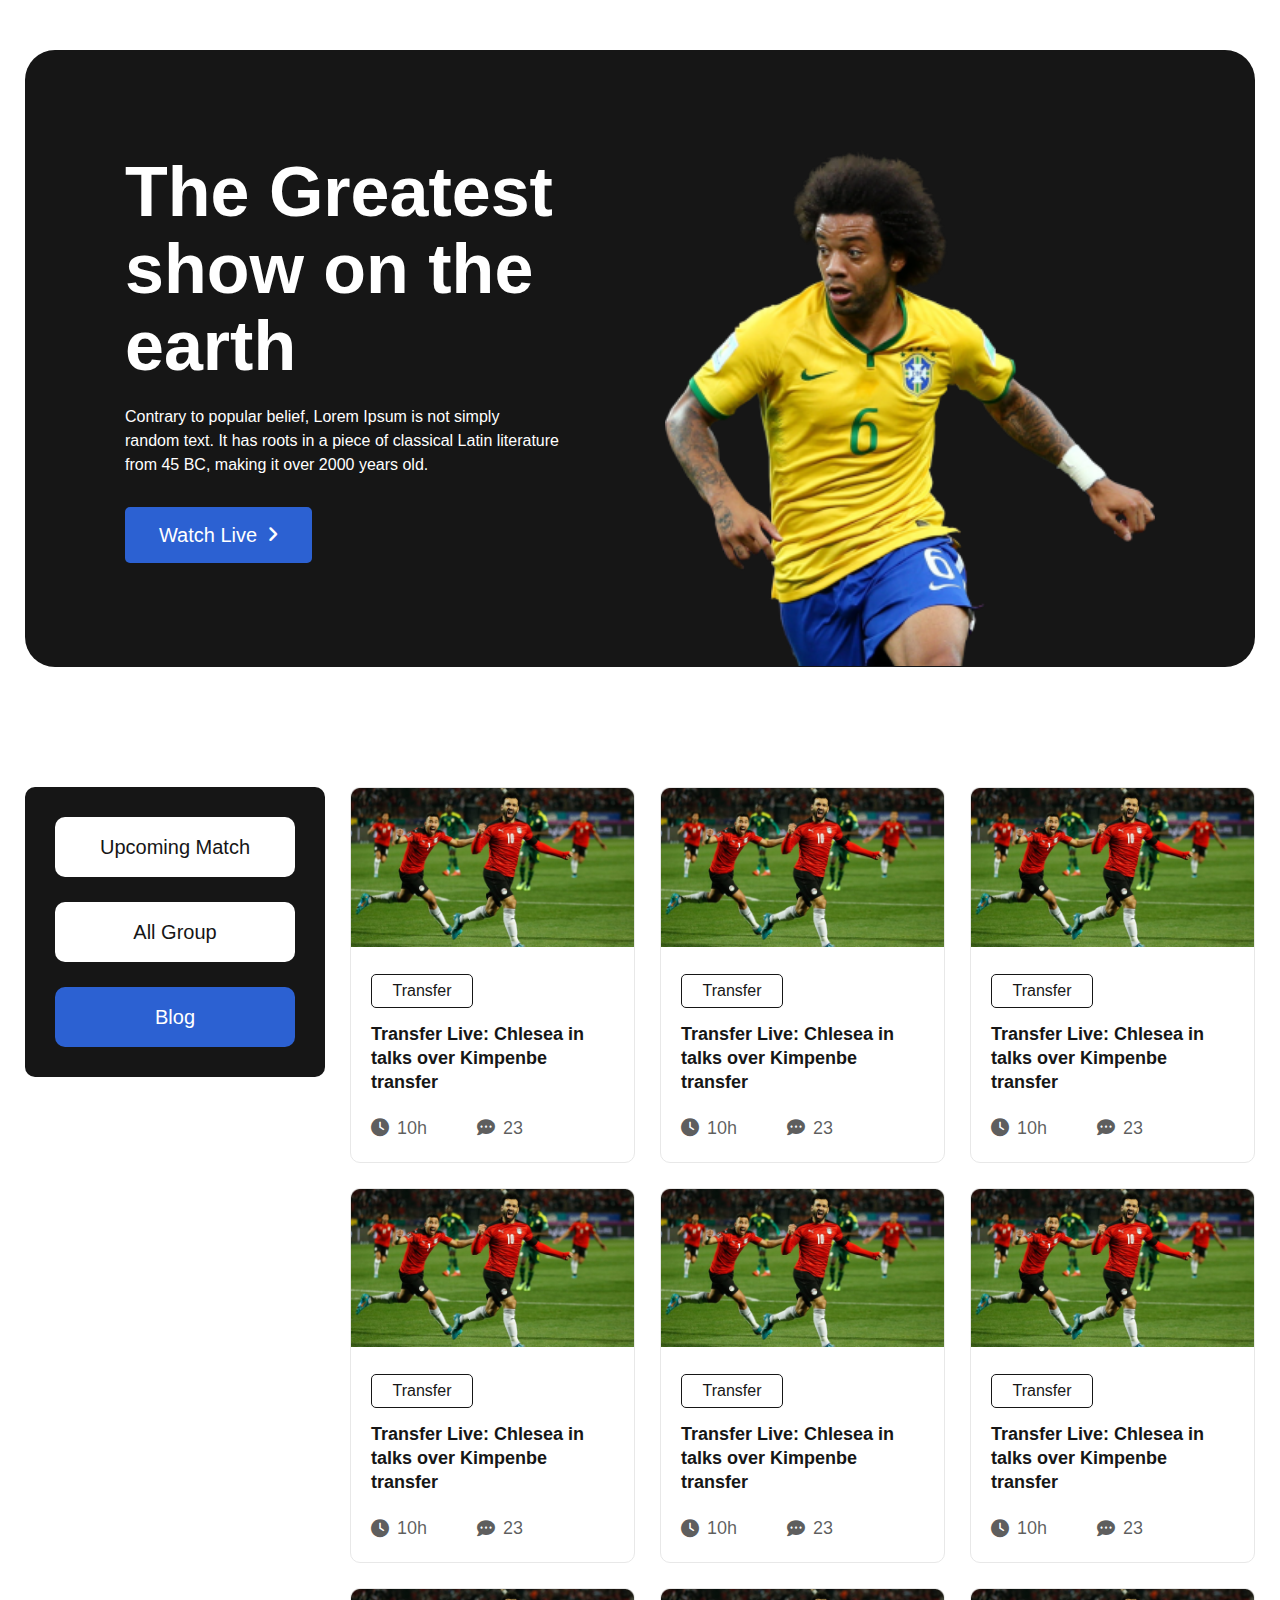
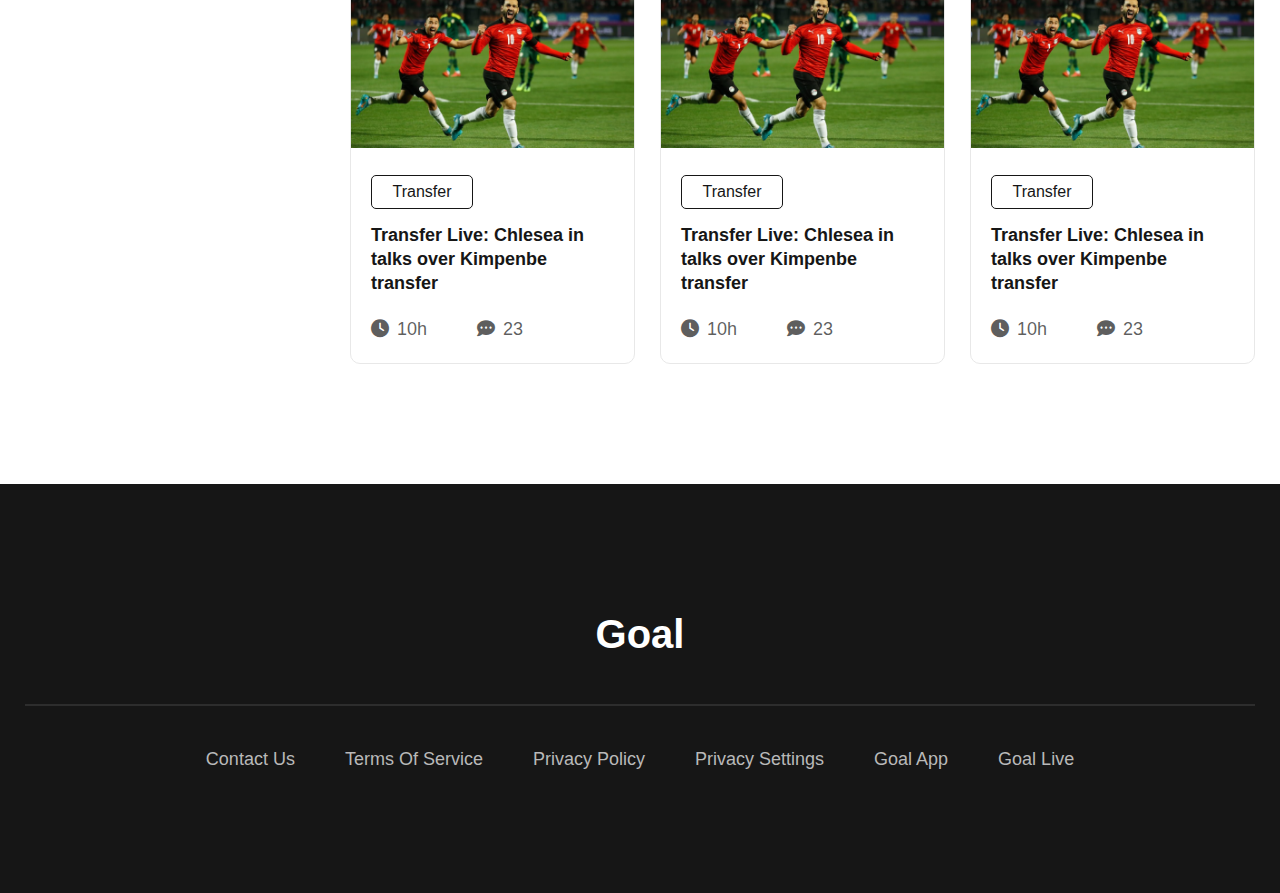
<file: index.html>
<!DOCTYPE html>
<html lang="en">

<head>
    <meta charset="UTF-8">
    <meta http-equiv="X-UA-Compatible" content="IE=edge">
    <meta name="viewport" content="width=device-width, initial-scale=1.0">
    <title>World Cup Html</title>
    <link rel="stylesheet" href="https://cdnjs.cloudflare.com/ajax/libs/font-awesome/6.1.1/css/all.min.css">
    <link rel="stylesheet" href="css/style.css">
</head>

<body>

    <!--  -->
    <section class="banner-area">
        <div class="container">
            <div class="banner-container">
                <div class="banner-content">
                    <h1>The Greatest show on the earth</h1>
                    <p>
                        Contrary to popular belief, Lorem Ipsum is not simply
                        <br> random text. It has roots in a piece of classical Latin literature
                        <br> from 45 BC, making it over 2000 years old.
                    </p>
                    <a href="#" class="btn-lg right-icons">Watch Live</a>
                </div>
                <div class="banner-img">
                    <img src="images/Banner-Image.png" alt="banner images">
                </div>
            </div>
        </div>
    </section>

    <section class="blog-area">
        <div class="container">
            <div class="blog-container">
                <div class="blog-left">
                    <ul class="blog-sidebar">
                        <li><a href="upcoming-match.html">Upcoming Match</a></li>
                        <li><a href="all-group.html">All Group</a></li>
                        <li><a href="index.html" class="active">Blog</a></li>
                    </ul>
                </div>
                <div class="blog-content">
                    <div class="blog-item">
                        <div class="blog-img">
                            <a href="#"><img src="images/Blog-Image.png" alt="blog image"></a>
                        </div>
                        <div class="blog-text">
                            <a href="#" class="transfer-btn">Transfer</a>
                            <p><a href="#">Transfer Live: Chlesea in talks over Kimpenbe transfer</a></p>
                            <ul>
                                <li><i class="fa-solid fa-clock"></i> 10h</li>
                                <li><i class="fa-solid fa-comment-dots"></i> 23</li>
                            </ul>
                        </div>
                    </div>
                    <div class="blog-item">
                        <div class="blog-img">
                            <a href="#"><img src="images/Blog-Image.png" alt="blog image"></a>
                        </div>
                        <div class="blog-text">
                            <a href="#" class="transfer-btn">Transfer</a>
                            <p><a href="#">Transfer Live: Chlesea in talks over Kimpenbe transfer</a></p>
                            <ul>
                                <li><i class="fa-solid fa-clock"></i> 10h</li>
                                <li><i class="fa-solid fa-comment-dots"></i> 23</li>
                            </ul>
                        </div>
                    </div>
                    <div class="blog-item">
                        <div class="blog-img">
                            <a href="#"><img src="images/Blog-Image.png" alt="blog image"></a>
                        </div>
                        <div class="blog-text">
                            <a href="#" class="transfer-btn">Transfer</a>
                            <p><a href="#">Transfer Live: Chlesea in talks over Kimpenbe transfer</a></p>
                            <ul>
                                <li><i class="fa-solid fa-clock"></i> 10h</li>
                                <li><i class="fa-solid fa-comment-dots"></i> 23</li>
                            </ul>
                        </div>
                    </div>
                    <div class="blog-item">
                        <div class="blog-img">
                            <a href="#"><img src="images/Blog-Image.png" alt="blog image"></a>
                        </div>
                        <div class="blog-text">
                            <a href="#" class="transfer-btn">Transfer</a>
                            <p><a href="#">Transfer Live: Chlesea in talks over Kimpenbe transfer</a></p>
                            <ul>
                                <li><i class="fa-solid fa-clock"></i> 10h</li>
                                <li><i class="fa-solid fa-comment-dots"></i> 23</li>
                            </ul>
                        </div>
                    </div>
                    <div class="blog-item">
                        <div class="blog-img">
                            <a href="#"><img src="images/Blog-Image.png" alt="blog image"></a>
                        </div>
                        <div class="blog-text">
                            <a href="#" class="transfer-btn">Transfer</a>
                            <p><a href="#">Transfer Live: Chlesea in talks over Kimpenbe transfer</a></p>
                            <ul>
                                <li><i class="fa-solid fa-clock"></i> 10h</li>
                                <li><i class="fa-solid fa-comment-dots"></i> 23</li>
                            </ul>
                        </div>
                    </div>
                    <div class="blog-item">
                        <div class="blog-img">
                            <a href="#"><img src="images/Blog-Image.png" alt="blog image"></a>
                        </div>
                        <div class="blog-text">
                            <a href="#" class="transfer-btn">Transfer</a>
                            <p><a href="#">Transfer Live: Chlesea in talks over Kimpenbe transfer</a></p>
                            <ul>
                                <li><i class="fa-solid fa-clock"></i> 10h</li>
                                <li><i class="fa-solid fa-comment-dots"></i> 23</li>
                            </ul>
                        </div>
                    </div>
                    <div class="blog-item">
                        <div class="blog-img">
                            <a href="#"><img src="images/Blog-Image.png" alt="blog image"></a>
                        </div>
                        <div class="blog-text">
                            <a href="#" class="transfer-btn">Transfer</a>
                            <p><a href="#">Transfer Live: Chlesea in talks over Kimpenbe transfer</a></p>
                            <ul>
                                <li><i class="fa-solid fa-clock"></i> 10h</li>
                                <li><i class="fa-solid fa-comment-dots"></i> 23</li>
                            </ul>
                        </div>
                    </div>
                    <div class="blog-item">
                        <div class="blog-img">
                            <a href="#"><img src="images/Blog-Image.png" alt="blog image"></a>
                        </div>
                        <div class="blog-text">
                            <a href="#" class="transfer-btn">Transfer</a>
                            <p><a href="#">Transfer Live: Chlesea in talks over Kimpenbe transfer</a></p>
                            <ul>
                                <li><i class="fa-solid fa-clock"></i> 10h</li>
                                <li><i class="fa-solid fa-comment-dots"></i> 23</li>
                            </ul>
                        </div>
                    </div>
                    <div class="blog-item">
                        <div class="blog-img">
                            <a href="#"><img src="images/Blog-Image.png" alt="blog image"></a>
                        </div>
                        <div class="blog-text">
                            <a href="#" class="transfer-btn">Transfer</a>
                            <p><a href="#">Transfer Live: Chlesea in talks over Kimpenbe transfer</a></p>
                            <ul>
                                <li><i class="fa-solid fa-clock"></i> 10h</li>
                                <li><i class="fa-solid fa-comment-dots"></i> 23</li>
                            </ul>
                        </div>
                    </div>
                </div>
                <div class="item-view">
                    <a href="#" class="btn-lg">View All</a>
                </div>
            </div>
        </div>
    </section> 

    <footer class="footer-area">
        <div class="container">
            <div class="footer-logo">
                <a href="#">
                    Goal
                </a>
            </div>
            <hr>
            <ul class="footer-widget">
                <li><a href="#">Contact Us</a></li>
                <li><a href="#">Terms of Service</a></li>
                <li><a href="#">Privacy Policy</a></li>
                <li><a href="#">Privacy Settings</a></li>
                <li><a href="#">Goal App</a></li>
                <li><a href="#">Goal Live</a></li>
            </ul>
        </div>
    </footer>

</body>

</html>
</file>
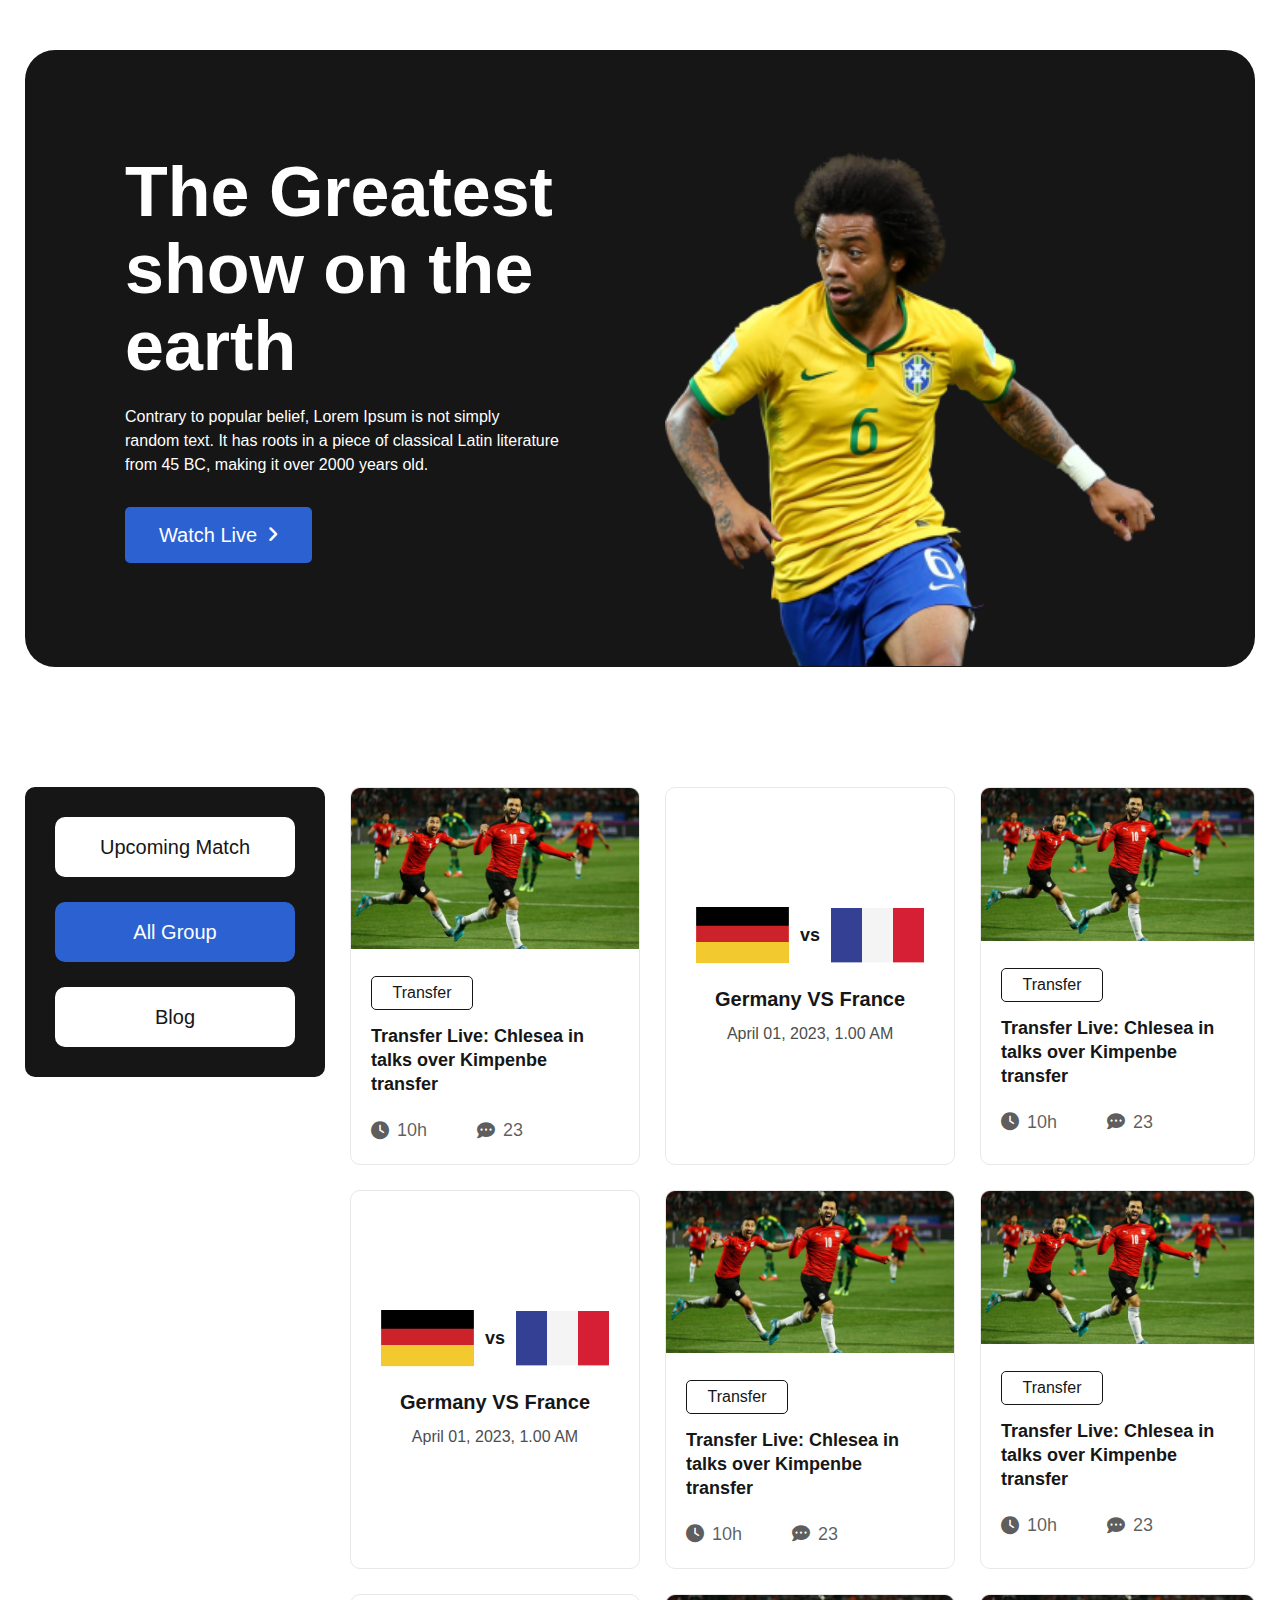
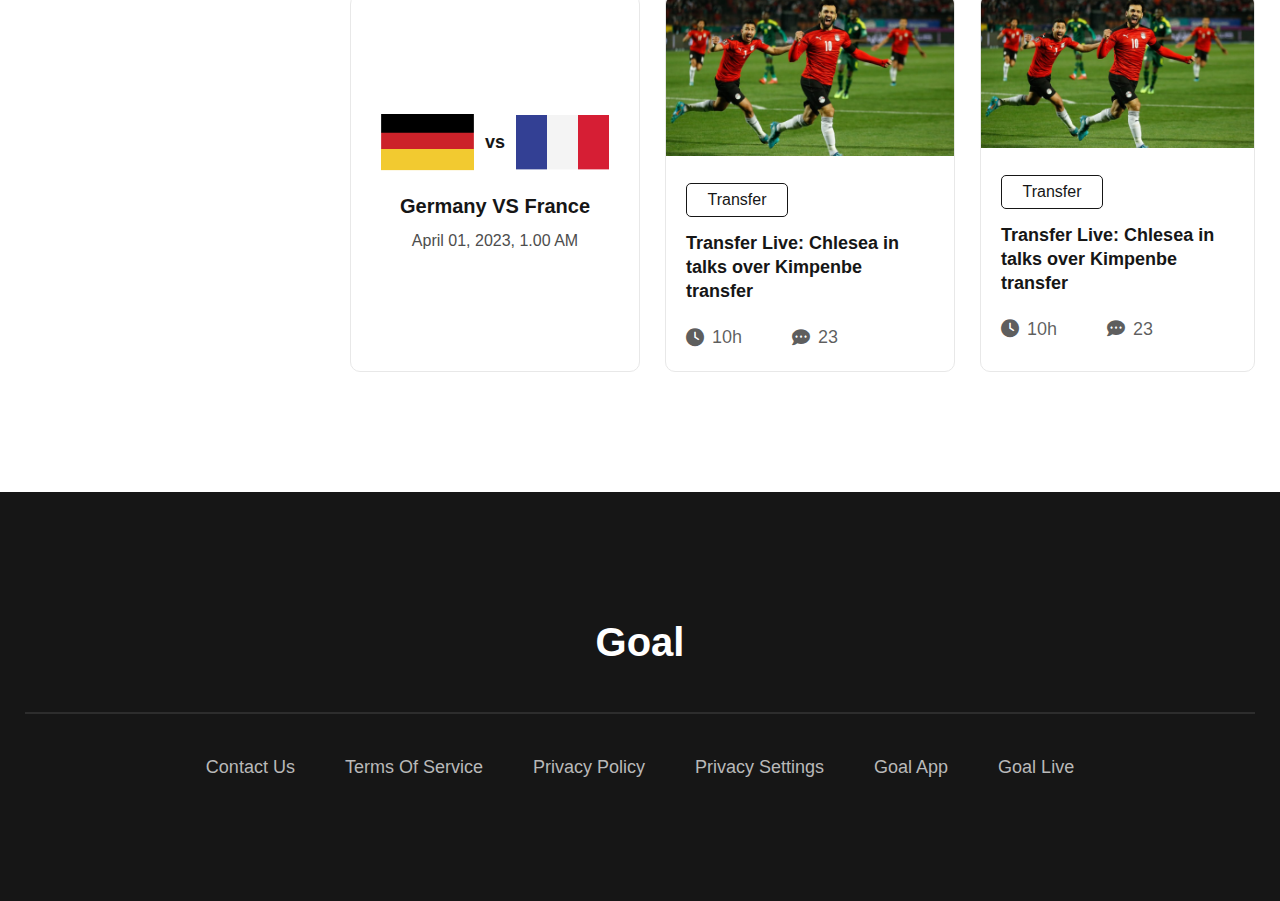
<file: all-group.html>
<!DOCTYPE html>
<html lang="en">

<head>
    <meta charset="UTF-8">
    <meta http-equiv="X-UA-Compatible" content="IE=edge">
    <meta name="viewport" content="width=device-width, initial-scale=1.0">
    <title>World Cup Html</title>
    <link rel="stylesheet" href="https://cdnjs.cloudflare.com/ajax/libs/font-awesome/6.1.1/css/all.min.css">
    <link rel="stylesheet" href="css/style.css">
</head>

<body>

    <section class="banner-area">
        <div class="container">
            <div class="banner-container">
                <div class="banner-content">
                    <h1>The Greatest show on the earth</h1>
                    <p>
                        Contrary to popular belief, Lorem Ipsum is not simply
                        <br> random text. It has roots in a piece of classical Latin literature
                        <br> from 45 BC, making it over 2000 years old.
                    </p>
                    <a href="#" class="btn-lg right-icons">Watch Live</a>
                </div>
                <div class="banner-img">
                    <img src="images/Banner-Image.png" alt="banner images">
                </div>
            </div>
        </div>
    </section>

    <section class="blog-area">
        <div class="container">
            <div class="blog-container">
                <div class="blog-left">
                    <ul class="blog-sidebar">
                        <li><a href="upcoming-match.html">Upcoming Match</a></li>
                        <li><a href="all-group.html" class="active">All Group</a></li>
                        <li><a href="index.html">Blog</a></li>
                    </ul>
                </div>
                <div class="blog-content">
                    <div class="blog-item">
                        <div class="blog-img">
                            <a href="#"><img src="images/Blog-Image.png" alt="blog image"></a>
                        </div>
                        <div class="blog-text">
                            <a href="#" class="transfer-btn">Transfer</a>
                            <p><a href="#">Transfer Live: Chlesea in talks over Kimpenbe transfer</a></p>
                            <ul>
                                <li><i class="fa-solid fa-clock"></i> 10h</li>
                                <li><i class="fa-solid fa-comment-dots"></i> 23</li>
                            </ul>
                        </div>
                    </div>
                    <div class="match-item">
                        <div class="match-tt">
                            <div class="match-img">
                                <img src="images/germany-Flag.png" alt="match image">
                                <span>vs</span>
                                <img src="images/Flag.png" alt="match image">
                            </div>
                            <div class="match-title">
                                <h4>Germany VS France </h4>
                                <div class="match-time">April 01, 2023, 1.00 AM</div>
                            </div>
                        </div>
                    </div>
                    <div class="blog-item">
                        <div class="blog-img">
                            <a href="#"><img src="images/Blog-Image.png" alt="blog image"></a>
                        </div>
                        <div class="blog-text">
                            <a href="#" class="transfer-btn">Transfer</a>
                            <p><a href="#">Transfer Live: Chlesea in talks over Kimpenbe transfer</a></p>
                            <ul>
                                <li><i class="fa-solid fa-clock"></i> 10h</li>
                                <li><i class="fa-solid fa-comment-dots"></i> 23</li>
                            </ul>
                        </div>
                    </div>
                    <div class="match-item">
                        <div class="match-tt">
                            <div class="match-img">
                                <img src="images/germany-Flag.png" alt="match image">
                                <span>vs</span>
                                <img src="images/Flag.png" alt="match image">
                            </div>
                            <div class="match-title">
                                <h4>Germany VS France </h4>
                                <div class="match-time">April 01, 2023, 1.00 AM</div>
                            </div>
                        </div>
                    </div>
                    <div class="blog-item">
                        <div class="blog-img">
                            <a href="#"><img src="images/Blog-Image.png" alt="blog image"></a>
                        </div>
                        <div class="blog-text">
                            <a href="#" class="transfer-btn">Transfer</a>
                            <p><a href="#">Transfer Live: Chlesea in talks over Kimpenbe transfer</a></p>
                            <ul>
                                <li><i class="fa-solid fa-clock"></i> 10h</li>
                                <li><i class="fa-solid fa-comment-dots"></i> 23</li>
                            </ul>
                        </div>
                    </div>
                    <div class="blog-item">
                        <div class="blog-img">
                            <a href="#"><img src="images/Blog-Image.png" alt="blog image"></a>
                        </div>
                        <div class="blog-text">
                            <a href="#" class="transfer-btn">Transfer</a>
                            <p><a href="#">Transfer Live: Chlesea in talks over Kimpenbe transfer</a></p>
                            <ul>
                                <li><i class="fa-solid fa-clock"></i> 10h</li>
                                <li><i class="fa-solid fa-comment-dots"></i> 23</li>
                            </ul>
                        </div>
                    </div>
                    <div class="match-item">
                        <div class="match-tt">
                            <div class="match-img">
                                <img src="images/germany-Flag.png" alt="match image">
                                <span>vs</span>
                                <img src="images/Flag.png" alt="match image">
                            </div>
                            <div class="match-title">
                                <h4>Germany VS France </h4>
                                <div class="match-time">April 01, 2023, 1.00 AM</div>
                            </div>
                        </div>
                    </div>
                    <div class="blog-item">
                        <div class="blog-img">
                            <a href="#"><img src="images/Blog-Image.png" alt="blog image"></a>
                        </div>
                        <div class="blog-text">
                            <a href="#" class="transfer-btn">Transfer</a>
                            <p><a href="#">Transfer Live: Chlesea in talks over Kimpenbe transfer</a></p>
                            <ul>
                                <li><i class="fa-solid fa-clock"></i> 10h</li>
                                <li><i class="fa-solid fa-comment-dots"></i> 23</li>
                            </ul>
                        </div>
                    </div>
                    <div class="blog-item">
                        <div class="blog-img">
                            <a href="#"><img src="images/Blog-Image.png" alt="blog image"></a>
                        </div>
                        <div class="blog-text">
                            <a href="#" class="transfer-btn">Transfer</a>
                            <p><a href="#">Transfer Live: Chlesea in talks over Kimpenbe transfer</a></p>
                            <ul>
                                <li><i class="fa-solid fa-clock"></i> 10h</li>
                                <li><i class="fa-solid fa-comment-dots"></i> 23</li>
                            </ul>
                        </div>
                    </div>
                </div>
                <div class="item-view">
                    <a href="#" class="btn-lg">View All</a>
                </div>
            </div>
        </div>
    </section> 

    <footer class="footer-area">
        <div class="container">
            <div class="footer-logo">
                <a href="#">
                    Goal
                </a>
            </div>
            <hr>
            <ul class="footer-widget">
                <li><a href="#">Contact Us</a></li>
                <li><a href="#">Terms of Service</a></li>
                <li><a href="#">Privacy Policy</a></li>
                <li><a href="#">Privacy Settings</a></li>
                <li><a href="#">Goal App</a></li>
                <li><a href="#">Goal Live</a></li>
            </ul>
        </div>
    </footer>

</body>

</html>
</file>
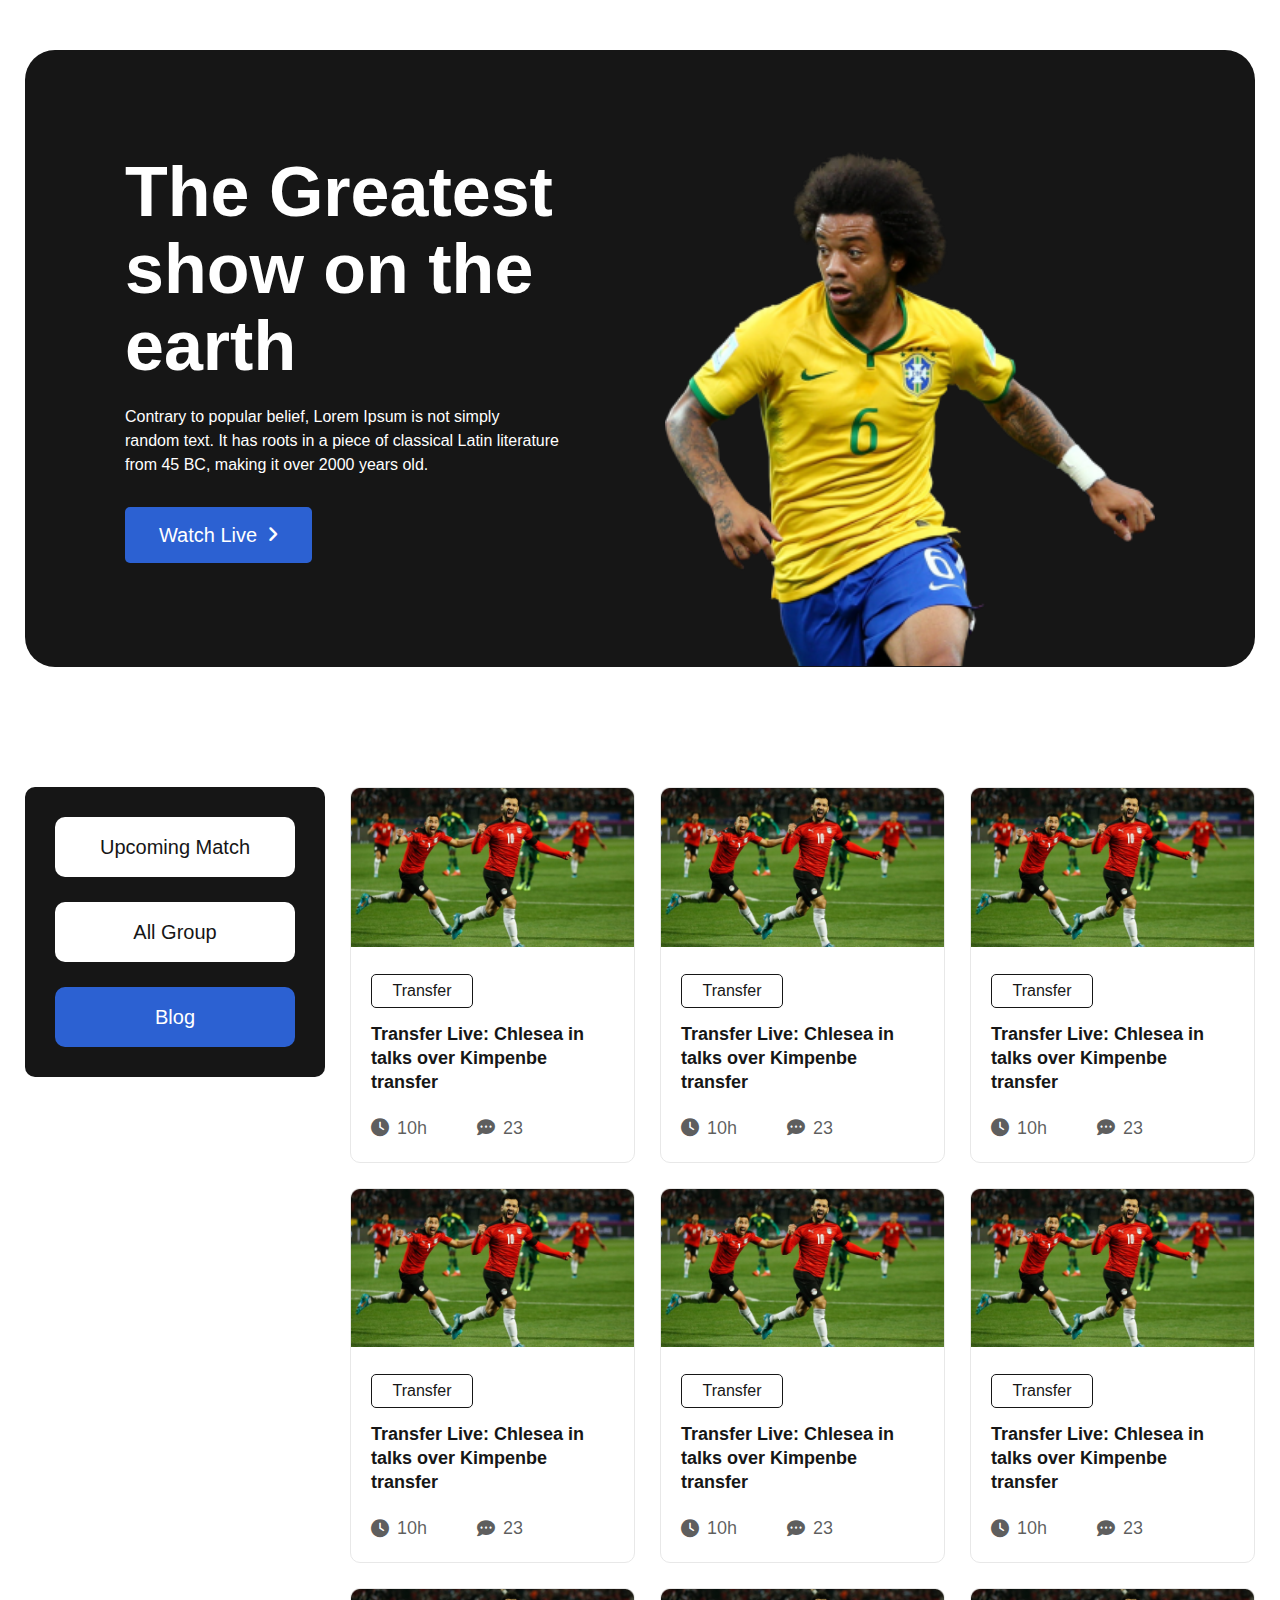
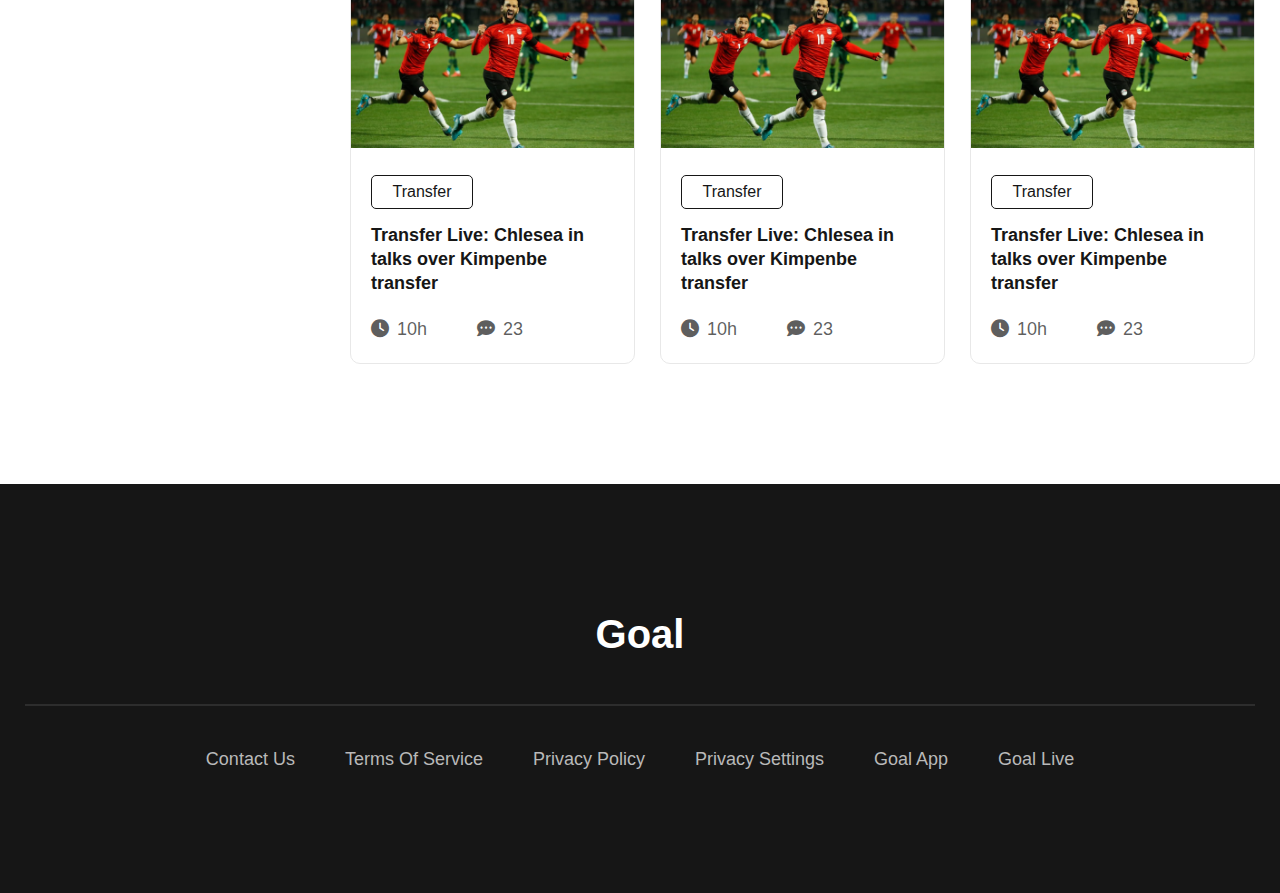
<file: blog.html>
<!DOCTYPE html>
<html lang="en">

<head>
    <meta charset="UTF-8">
    <meta http-equiv="X-UA-Compatible" content="IE=edge">
    <meta name="viewport" content="width=device-width, initial-scale=1.0">
    <title>World Cup Html</title>
    <link rel="stylesheet" href="https://cdnjs.cloudflare.com/ajax/libs/font-awesome/6.1.1/css/all.min.css">
    <link rel="stylesheet" href="css/style.css">
</head>

<body>

    <!--  -->
    <section class="banner-area">
        <div class="container">
            <div class="banner-container">
                <div class="banner-content">
                    <h1>The Greatest show on the earth</h1>
                    <p>
                        Contrary to popular belief, Lorem Ipsum is not simply
                        <br> random text. It has roots in a piece of classical Latin literature
                        <br> from 45 BC, making it over 2000 years old.
                    </p>
                    <a href="#" class="btn-lg right-icons">Watch Live</a>
                </div>
                <div class="banner-img">
                    <img src="images/Banner-Image.png" alt="banner images">
                </div>
            </div>
        </div>
    </section>

    <section class="blog-area">
        <div class="container">
            <div class="blog-container">
                <div class="blog-left">
                    <ul class="blog-sidebar">
                        <li><a href="upcoming-match.html">Upcoming Match</a></li>
                        <li><a href="all-group.html">All Group</a></li>
                        <li><a href="blog.html" class="active">Blog</a></li>
                    </ul>
                </div>
                <div class="blog-content">
                    <div class="blog-item">
                        <div class="blog-img">
                            <a href="#"><img src="images/Blog-Image.png" alt="blog image"></a>
                        </div>
                        <div class="blog-text">
                            <a href="#" class="transfer-btn">Transfer</a>
                            <p><a href="#">Transfer Live: Chlesea in talks over Kimpenbe transfer</a></p>
                            <ul>
                                <li><i class="fa-solid fa-clock"></i> 10h</li>
                                <li><i class="fa-solid fa-comment-dots"></i> 23</li>
                            </ul>
                        </div>
                    </div>
                    <div class="blog-item">
                        <div class="blog-img">
                            <a href="#"><img src="images/Blog-Image.png" alt="blog image"></a>
                        </div>
                        <div class="blog-text">
                            <a href="#" class="transfer-btn">Transfer</a>
                            <p><a href="#">Transfer Live: Chlesea in talks over Kimpenbe transfer</a></p>
                            <ul>
                                <li><i class="fa-solid fa-clock"></i> 10h</li>
                                <li><i class="fa-solid fa-comment-dots"></i> 23</li>
                            </ul>
                        </div>
                    </div>
                    <div class="blog-item">
                        <div class="blog-img">
                            <a href="#"><img src="images/Blog-Image.png" alt="blog image"></a>
                        </div>
                        <div class="blog-text">
                            <a href="#" class="transfer-btn">Transfer</a>
                            <p><a href="#">Transfer Live: Chlesea in talks over Kimpenbe transfer</a></p>
                            <ul>
                                <li><i class="fa-solid fa-clock"></i> 10h</li>
                                <li><i class="fa-solid fa-comment-dots"></i> 23</li>
                            </ul>
                        </div>
                    </div>
                    <div class="blog-item">
                        <div class="blog-img">
                            <a href="#"><img src="images/Blog-Image.png" alt="blog image"></a>
                        </div>
                        <div class="blog-text">
                            <a href="#" class="transfer-btn">Transfer</a>
                            <p><a href="#">Transfer Live: Chlesea in talks over Kimpenbe transfer</a></p>
                            <ul>
                                <li><i class="fa-solid fa-clock"></i> 10h</li>
                                <li><i class="fa-solid fa-comment-dots"></i> 23</li>
                            </ul>
                        </div>
                    </div>
                    <div class="blog-item">
                        <div class="blog-img">
                            <a href="#"><img src="images/Blog-Image.png" alt="blog image"></a>
                        </div>
                        <div class="blog-text">
                            <a href="#" class="transfer-btn">Transfer</a>
                            <p><a href="#">Transfer Live: Chlesea in talks over Kimpenbe transfer</a></p>
                            <ul>
                                <li><i class="fa-solid fa-clock"></i> 10h</li>
                                <li><i class="fa-solid fa-comment-dots"></i> 23</li>
                            </ul>
                        </div>
                    </div>
                    <div class="blog-item">
                        <div class="blog-img">
                            <a href="#"><img src="images/Blog-Image.png" alt="blog image"></a>
                        </div>
                        <div class="blog-text">
                            <a href="#" class="transfer-btn">Transfer</a>
                            <p><a href="#">Transfer Live: Chlesea in talks over Kimpenbe transfer</a></p>
                            <ul>
                                <li><i class="fa-solid fa-clock"></i> 10h</li>
                                <li><i class="fa-solid fa-comment-dots"></i> 23</li>
                            </ul>
                        </div>
                    </div>
                    <div class="blog-item">
                        <div class="blog-img">
                            <a href="#"><img src="images/Blog-Image.png" alt="blog image"></a>
                        </div>
                        <div class="blog-text">
                            <a href="#" class="transfer-btn">Transfer</a>
                            <p><a href="#">Transfer Live: Chlesea in talks over Kimpenbe transfer</a></p>
                            <ul>
                                <li><i class="fa-solid fa-clock"></i> 10h</li>
                                <li><i class="fa-solid fa-comment-dots"></i> 23</li>
                            </ul>
                        </div>
                    </div>
                    <div class="blog-item">
                        <div class="blog-img">
                            <a href="#"><img src="images/Blog-Image.png" alt="blog image"></a>
                        </div>
                        <div class="blog-text">
                            <a href="#" class="transfer-btn">Transfer</a>
                            <p><a href="#">Transfer Live: Chlesea in talks over Kimpenbe transfer</a></p>
                            <ul>
                                <li><i class="fa-solid fa-clock"></i> 10h</li>
                                <li><i class="fa-solid fa-comment-dots"></i> 23</li>
                            </ul>
                        </div>
                    </div>
                    <div class="blog-item">
                        <div class="blog-img">
                            <a href="#"><img src="images/Blog-Image.png" alt="blog image"></a>
                        </div>
                        <div class="blog-text">
                            <a href="#" class="transfer-btn">Transfer</a>
                            <p><a href="#">Transfer Live: Chlesea in talks over Kimpenbe transfer</a></p>
                            <ul>
                                <li><i class="fa-solid fa-clock"></i> 10h</li>
                                <li><i class="fa-solid fa-comment-dots"></i> 23</li>
                            </ul>
                        </div>
                    </div>
                </div>
                <div class="item-view">
                    <a href="#" class="btn-lg">View All</a>
                </div>
            </div>
        </div>
    </section> 

    <footer class="footer-area">
        <div class="container">
            <div class="footer-logo">
                <a href="#">
                    Goal
                </a>
            </div>
            <hr>
            <ul class="footer-widget">
                <li><a href="#">Contact Us</a></li>
                <li><a href="#">Terms of Service</a></li>
                <li><a href="#">Privacy Policy</a></li>
                <li><a href="#">Privacy Settings</a></li>
                <li><a href="#">Goal App</a></li>
                <li><a href="#">Goal Live</a></li>
            </ul>
        </div>
    </footer>

</body>

</html>
</file>
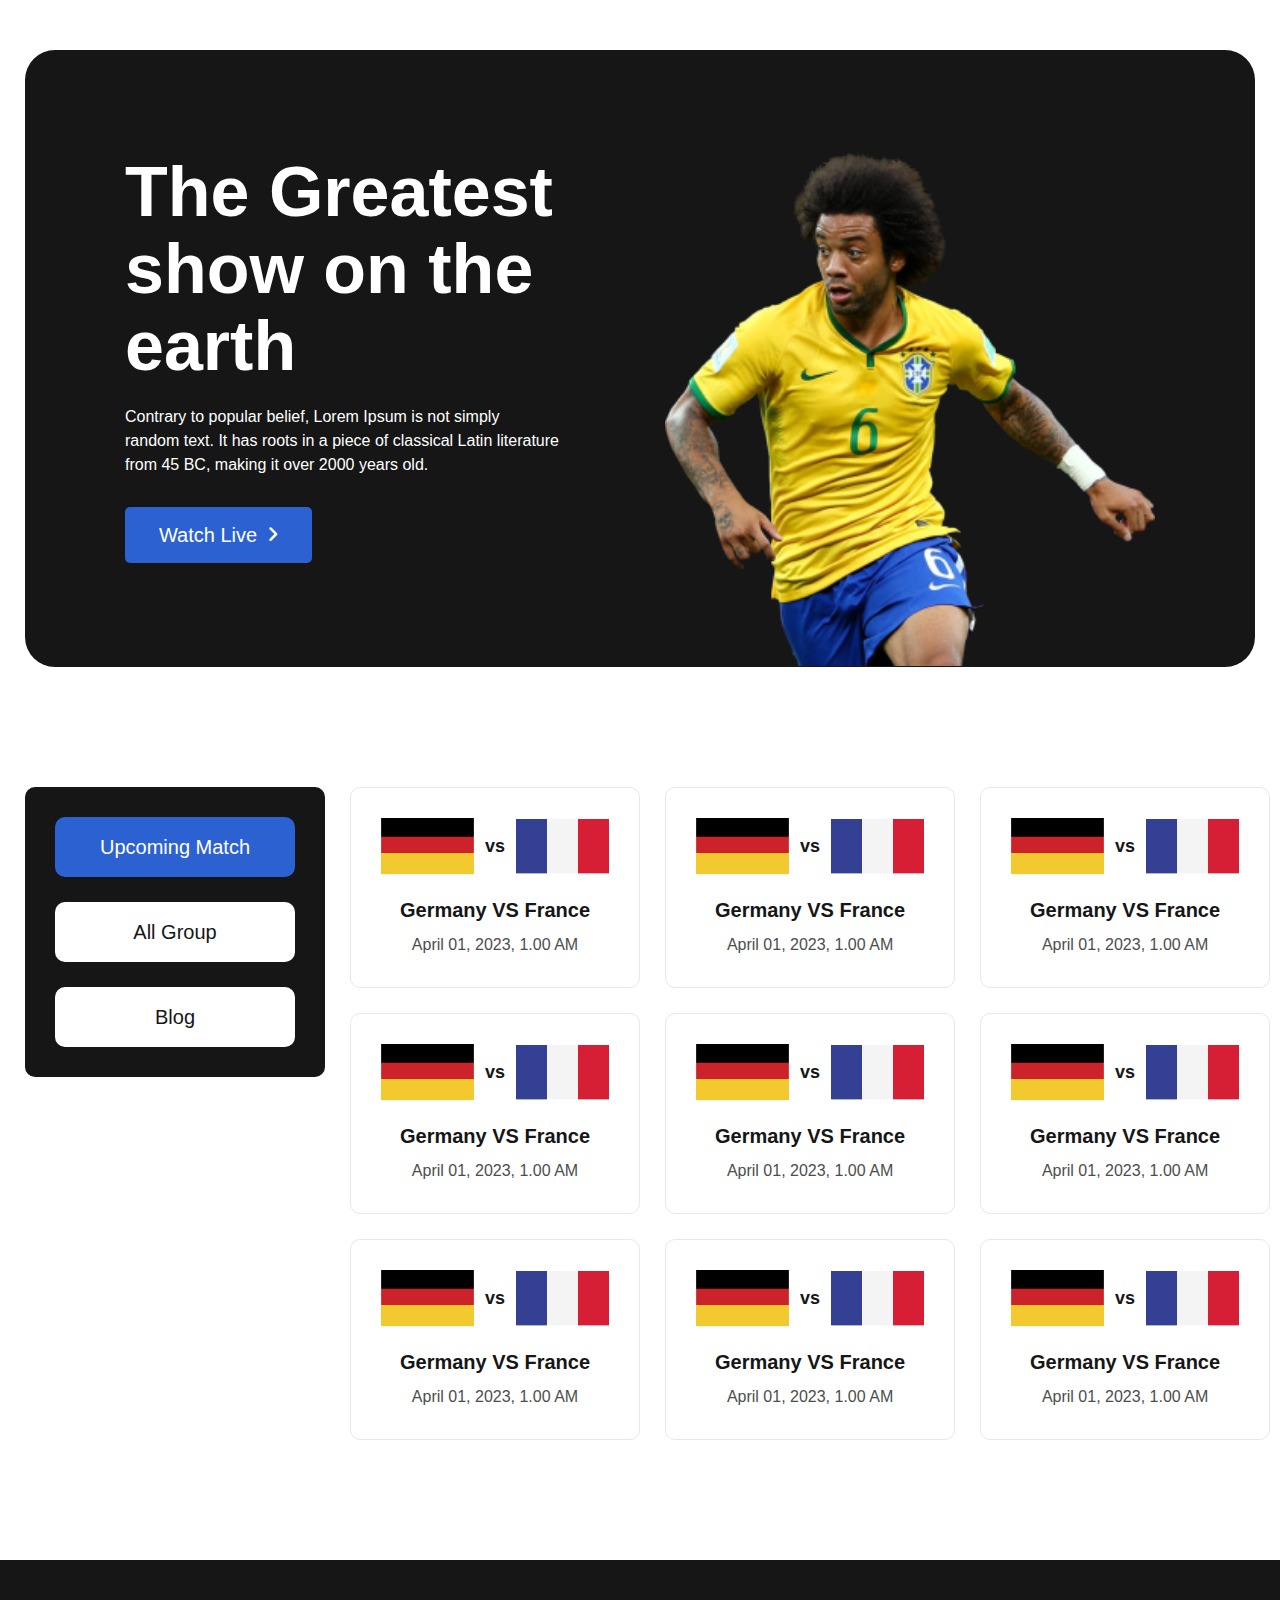
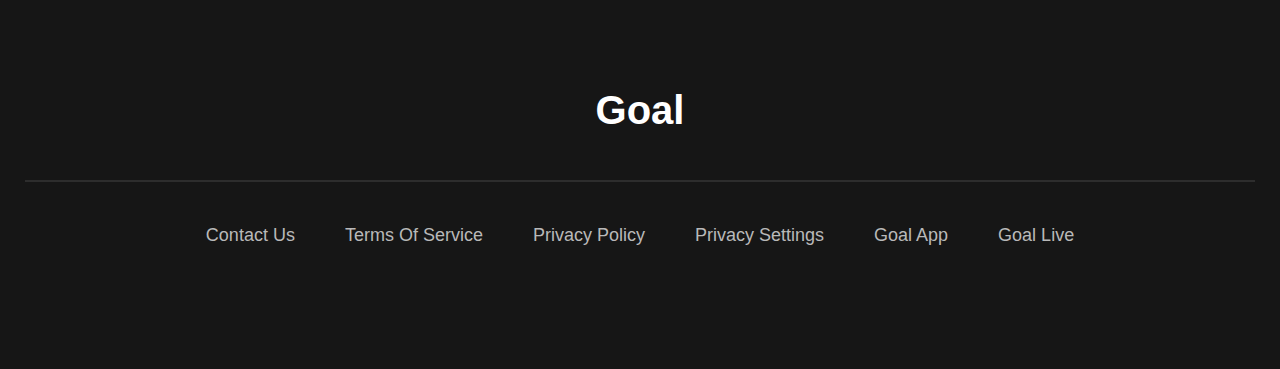
<file: upcoming-match.html>
<!DOCTYPE html>
<html lang="en">

<head>
    <meta charset="UTF-8">
    <meta http-equiv="X-UA-Compatible" content="IE=edge">
    <meta name="viewport" content="width=device-width, initial-scale=1.0">
    <title>World Cup Html</title>
    <link rel="stylesheet" href="https://cdnjs.cloudflare.com/ajax/libs/font-awesome/6.1.1/css/all.min.css">
    <link rel="stylesheet" href="css/style.css">
</head>

<body>

    <section class="banner-area">
        <div class="container">
            <div class="banner-container">
                <div class="banner-content">
                    <h1>The Greatest show on the earth</h1>
                    <p>
                        Contrary to popular belief, Lorem Ipsum is not simply
                        <br> random text. It has roots in a piece of classical Latin literature
                        <br> from 45 BC, making it over 2000 years old.
                    </p>
                    <a href="#" class="btn-lg right-icons">Watch Live</a>
                </div>
                <div class="banner-img">
                    <img src="images/Banner-Image.png" alt="banner images">
                </div>
            </div>
        </div>
    </section>

    <section class="blog-area">
        <div class="container">
            <div class="blog-container">
                <div class="blog-left">
                    <ul class="blog-sidebar">
                        <li><a href="upcoming-match.html" class="active">Upcoming Match</a></li>
                        <li><a href="all-group.html">All Group</a></li>
                        <li><a href="index.html">Blog</a></li>
                    </ul>
                </div>
                <div class="blog-content">
                    <div class="match-item">
                        <div class="match-tt">
                            <div class="match-img">
                                <img src="images/germany-Flag.png" alt="match image">
                                <span>vs</span>
                                <img src="images/Flag.png" alt="match image">
                            </div>
                            <div class="match-title">
                                <h4>Germany VS France </h4>
                                <div class="match-time">April 01, 2023, 1.00 AM</div>
                            </div>
                        </div>
                    </div>
                    <div class="match-item">
                        <div class="match-tt">
                            <div class="match-img">
                                <img src="images/germany-Flag.png" alt="match image">
                                <span>vs</span>
                                <img src="images/Flag.png" alt="match image">
                            </div>
                            <div class="match-title">
                                <h4>Germany VS France </h4>
                                <div class="match-time">April 01, 2023, 1.00 AM</div>
                            </div>
                        </div>
                    </div>
                    <div class="match-item">
                        <div class="match-tt">
                            <div class="match-img">
                                <img src="images/germany-Flag.png" alt="match image">
                                <span>vs</span>
                                <img src="images/Flag.png" alt="match image">
                            </div>
                            <div class="match-title">
                                <h4>Germany VS France </h4>
                                <div class="match-time">April 01, 2023, 1.00 AM</div>
                            </div>
                        </div>
                    </div>
                    <div class="match-item">
                        <div class="match-tt">
                            <div class="match-img">
                                <img src="images/germany-Flag.png" alt="match image">
                                <span>vs</span>
                                <img src="images/Flag.png" alt="match image">
                            </div>
                            <div class="match-title">
                                <h4>Germany VS France </h4>
                                <div class="match-time">April 01, 2023, 1.00 AM</div>
                            </div>
                        </div>
                    </div>
                    <div class="match-item">
                        <div class="match-tt">
                            <div class="match-img">
                                <img src="images/germany-Flag.png" alt="match image">
                                <span>vs</span>
                                <img src="images/Flag.png" alt="match image">
                            </div>
                            <div class="match-title">
                                <h4>Germany VS France </h4>
                                <div class="match-time">April 01, 2023, 1.00 AM</div>
                            </div>
                        </div>
                    </div>
                    <div class="match-item">
                        <div class="match-tt">
                            <div class="match-img">
                                <img src="images/germany-Flag.png" alt="match image">
                                <span>vs</span>
                                <img src="images/Flag.png" alt="match image">
                            </div>
                            <div class="match-title">
                                <h4>Germany VS France </h4>
                                <div class="match-time">April 01, 2023, 1.00 AM</div>
                            </div>
                        </div>
                    </div>
                    <div class="match-item">
                        <div class="match-tt">
                            <div class="match-img">
                                <img src="images/germany-Flag.png" alt="match image">
                                <span>vs</span>
                                <img src="images/Flag.png" alt="match image">
                            </div>
                            <div class="match-title">
                                <h4>Germany VS France </h4>
                                <div class="match-time">April 01, 2023, 1.00 AM</div>
                            </div>
                        </div>
                    </div>
                    <div class="match-item">
                        <div class="match-tt">
                            <div class="match-img">
                                <img src="images/germany-Flag.png" alt="match image">
                                <span>vs</span>
                                <img src="images/Flag.png" alt="match image">
                            </div>
                            <div class="match-title">
                                <h4>Germany VS France </h4>
                                <div class="match-time">April 01, 2023, 1.00 AM</div>
                            </div>
                        </div>
                    </div>
                    <div class="match-item">
                        <div class="match-tt">
                            <div class="match-img">
                                <img src="images/germany-Flag.png" alt="match image">
                                <span>vs</span>
                                <img src="images/Flag.png" alt="match image">
                            </div>
                            <div class="match-title">
                                <h4>Germany VS France </h4>
                                <div class="match-time">April 01, 2023, 1.00 AM</div>
                            </div>
                        </div>
                    </div>

                </div>
                <div class="item-view">
                    <a href="#" class="btn-lg">View All</a>
                </div>
            </div>
        </div>
    </section>

    <footer class="footer-area">
        <div class="container">
            <div class="footer-logo">
                <a href="#">
                    Goal
                </a>
            </div>
            <hr>
            <ul class="footer-widget">
                <li><a href="#">Contact Us</a></li>
                <li><a href="#">Terms of Service</a></li>
                <li><a href="#">Privacy Policy</a></li>
                <li><a href="#">Privacy Settings</a></li>
                <li><a href="#">Goal App</a></li>
                <li><a href="#">Goal Live</a></li>
            </ul>
        </div>
    </footer>

</body>

</html>
</file>
<file: css/style.css>
* {
    margin: 0;
    padding: 0;
    list-style: none;
    text-decoration: none;
    outline: none;
    box-shadow: none;
}

/*=========================
======= google fonts ====== */
@import url('https://fonts.googleapis.com/css2?family=Poppins:wght@300;400;500;600;700&display=swap');

body {
    font-family: 'Poppins', sans-serif;
    line-height: 1.5;
}

.btn-lg {
    min-width: 187px;
    min-height: 56px;
    position: relative;
    background: #2c61d2;
    border-radius: 5px;
    display: inline-flex;
    gap: 10px;
    align-items: center;
    text-align: center;
    justify-content: center;
    font-weight: 400;
    font-size: 20px;
    color: #FFFFFF;
    transition: all .3s linear;
}

.btn-lg:hover {
    background: #1e3464;
}

.right-icons::after {
    content: "\f105";
    font-family: "Font Awesome 6 free";
    font-weight: 800;
    font-size: 18px;
    transition: all .3s linear;
}

.right-icons:hover:after{
    transform: translateX(15px);
}

.container {
    max-width: 1320px;
    margin: 0 auto;
    padding: 0 25px;
}

/*=========================
========== Banner ========= */
.banner-area {
    margin-top: 50px;
}

.banner-container {
    display: grid;
    grid-template-columns: repeat(2, 1fr);
    background: #161616;
    border-radius: 30px;
    padding: 100px;
    align-items: center;
    gap: 50px;
}

.banner-content {}

.banner-content h1 {
    font-weight: 700;
    font-size: 70px;
    line-height: 1.1;
    color: #FFFFFF;
}

.banner-content p {
    font-size: 16px;
    color: #FFFFFF;
    margin: 20px 0 30px;
}

.banner-img {
    margin-bottom: -106px;
}

.banner-img img {
    width: 100%;
}

/*=========================
========== Blog =========== */
.blog-area {
    padding: 120px 0;
}

.blog-container {
    display: grid;
    grid-template-columns: 300px 1fr;
    gap: 25px;
}

.blog-left {
    position: sticky;
    max-height: 300px;
    top: 10px;
}

.blog-sidebar {
    background: #161616;
    border-radius: 10px;
    padding: 30px;
    display: grid;
    gap: 25px;
}

.blog-sidebar li {}

.blog-sidebar li a {
    min-height: 60px;
    height: 100%;
    background: #FFFFFF;
    border-radius: 10px;
    display: grid;
    align-items: center;
    justify-content: center;
    font-weight: 500;
    font-size: 20px;
    color: #161616;
    transition: all .3s linear;
}

.blog-sidebar li a:hover,
.blog-sidebar li a.active {
    background: #2c61d2;
    color: #FFFFFF;
}

.blog-content {
    display: grid;
    grid-template-columns: repeat(3, 1fr);
    gap: 25px;
}

.match-item,
.blog-item {
    border: 1px solid #E8E8E8;
    border-radius: 10px;
}

.blog-img img {
    width: 100%;
}

.blog-text {
    padding: 20px;
}

.blog-text .transfer-btn {
    border: 1px solid #161616;
    border-radius: 5px;
    font-weight: 500;
    font-size: 16px;
    color: #161616;
    min-width: 100px;
    height: 32px;
    display: inline-flex;
    align-items: center;
    justify-content: center;

}

.blog-text p {
    padding: 15px 0 20px;
}

.blog-text p a {
    font-weight: 600;
    font-size: 18px;
    color: #161616;
    line-height: 1.3;

}

.blog-text ul {
    display: flex;
    gap: 50px;
}

.blog-text ul li {
    font-weight: 400;
    font-size: 18px;
    color: rgba(22, 22, 22, 0.7);
    display: flex;
    align-items: center;
    gap: 8px;
}

.match-item {
    align-items: center;
    display: grid;
}

.match-tt {
    padding: 30px;
}

.match-img {
    display: flex;
    align-items: center;
    gap: 10px;
    justify-content: center;
}

.match-img img {}

.match-img span {
    font-weight: 700;
    font-size: 18px;
    color: #161616;
}

.match-title {
    text-align: center;
    padding-top: 20px;
}

.match-title h4 {
    font-weight: 600;
    font-size: 20px;
    color: #161616;
}

.match-title .match-time {
    font-weight: 400;
    font-size: 16px;
    color: #4D4D4D;
    padding-top: 8px;
}

/*=========================
========== Footer ========= */
.footer-area {
    background: #161616;
    padding: 120px 0;
    text-align: center;
}

.footer-logo {}

.footer-logo a {
    font-weight: 600;
    font-size: 40px;
    color: #FFFFFF;
}

.footer-widget {
    display: inline-flex;
    gap: 50px;
    flex-wrap: wrap;
    align-items: center;
    justify-content: center;
}

.footer-widget li a {
    font-weight: 500;
    font-size: 18px;
    color: #B9B9B9;
    text-transform: capitalize;

}

.footer-area hr {
    border: 1px solid rgba(255, 255, 255, 0.1);
    margin: 40px 0;
}

.item-view {
    margin-top: 20px;
    text-align: center;
    display: none;
}

@media (max-width: 991px) {
    .banner-container {
        padding: 60px;
        gap: 40px;
    }

    .banner-content h1 {
        font-size: 40px;
    }

    .banner-content p {
        overflow: hidden;
        text-overflow: ellipsis;
        -webkit-line-clamp: 2;
        display: -webkit-box;
        -webkit-box-orient: vertical;
    }

    .banner-content p br {
        display: none;
    }

    .blog-container {
        grid-template-columns: 1fr;
    }

    .footer-widget {
        gap: 34px;
    }

    .blog-content {
        grid-template-columns: repeat(2, 1fr);
    }

    .blog-left {
        position: unset;
        max-height: unset;
    }

    .blog-sidebar {
        background: none;
        padding: 0px;
        display: grid;
        grid-template-columns: repeat(3, 1fr);
    }

    .blog-sidebar li a {
        border: 1px solid #ccc;
    }

    .item-view {
        display: block;
    }

    .banner-img {
        margin-bottom: -118px;
    }

    .banner-area {
        margin-top: 40px;
    }
}

@media (max-width: 767.98px) {
    .banner-container {
        display: grid;
        grid-template-columns: 1fr;
        padding: 43px;
        gap: 28px;
        padding-bottom: 0;
    }

    .banner-img {
        margin-bottom: -8px;
    }

    .blog-sidebar {
        grid-template-columns: 1fr;
    }

    .blog-content {
        grid-template-columns: 1fr;
    }

    .blog-area {
        padding: 80px 0;
    }

    .footer-widget {
        display: grid;
    }

    .item-view {
        display: none;
    }

    .footer-area {
        padding: 60px 0;
    }

    .footer-area hr {
        margin: 25px 0;
    }

    .banner-content h1 {
        font-size: 35px;
    }

}
</file>
